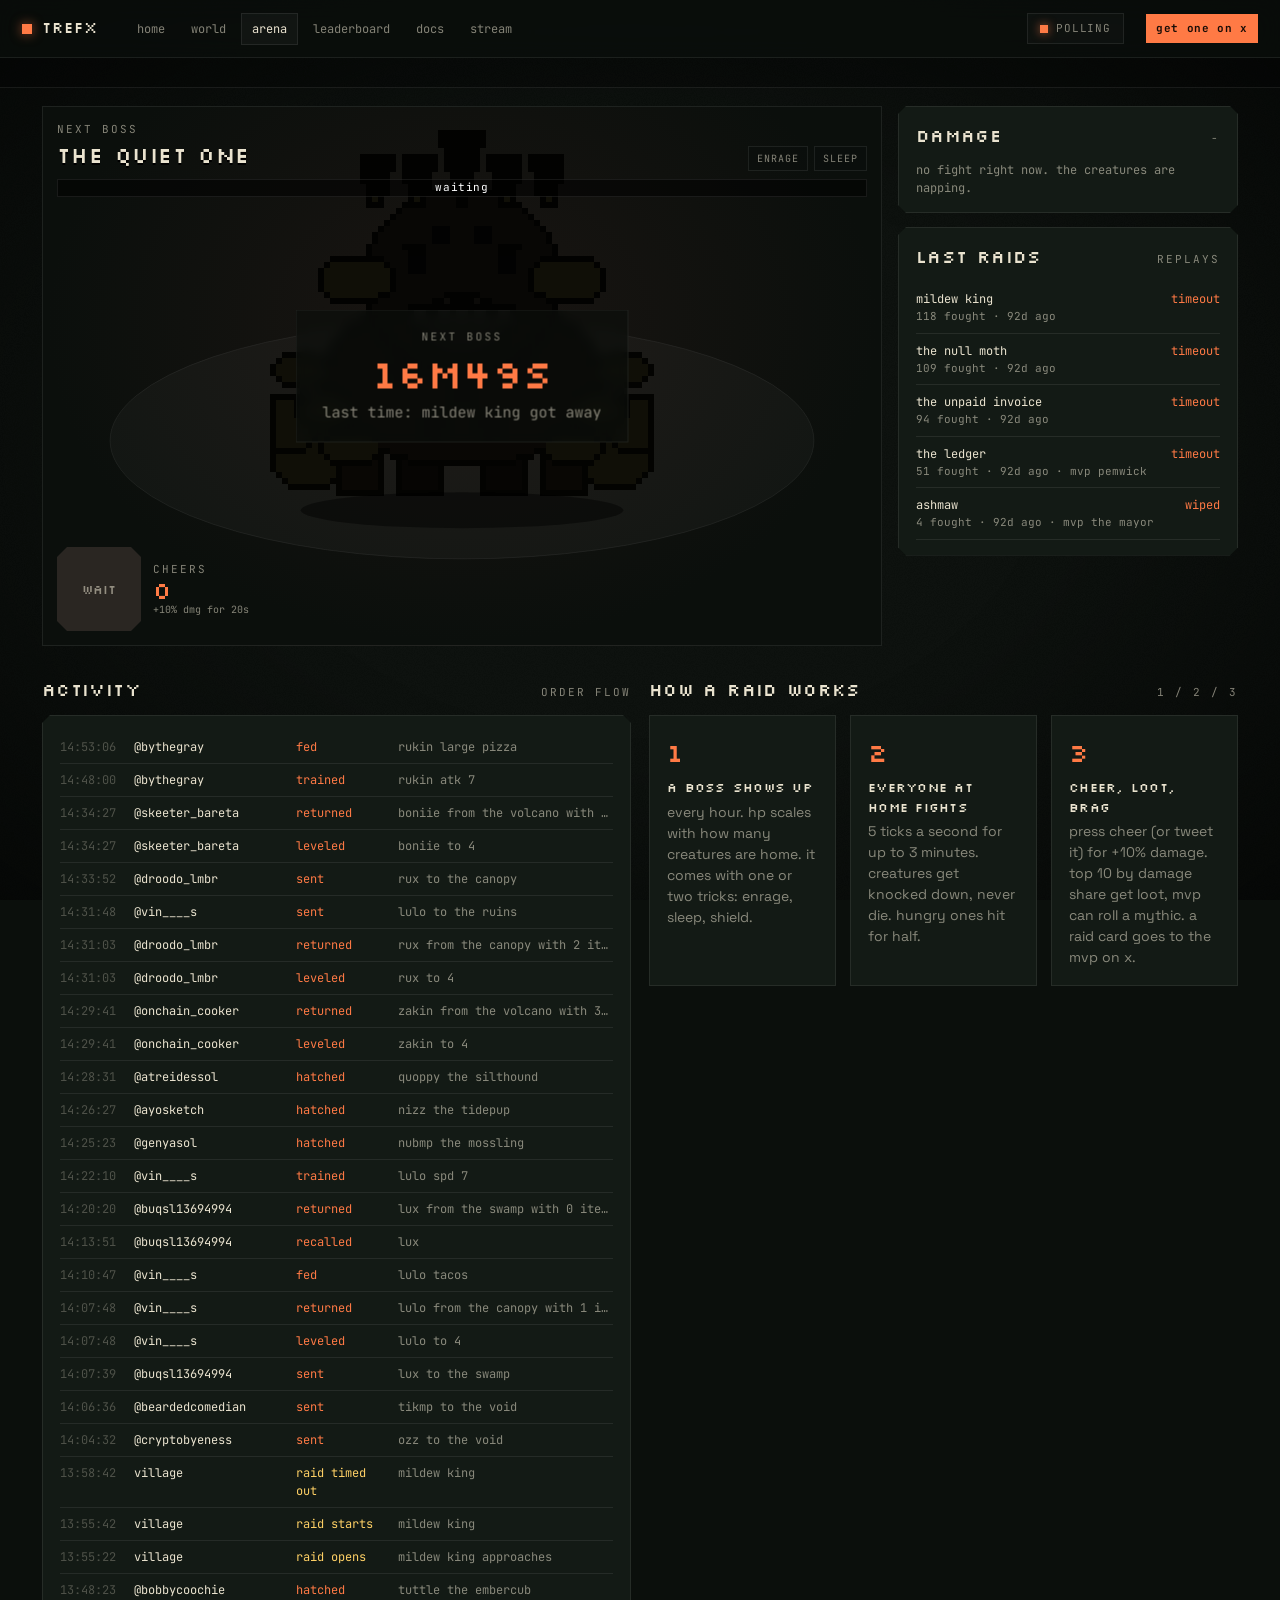
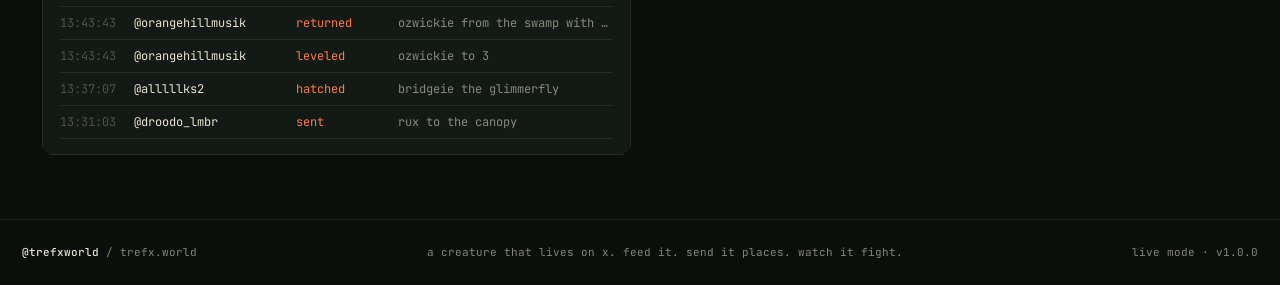
<file: arena/index.html>
<!doctype html>
<html lang="en">
<head>
<meta charset="utf-8">
<meta name="viewport" content="width=device-width, initial-scale=1">
<title>trefx / the arena</title>
<meta name="description" content="every hour a world boss shows up and every trefx at home fights it together, live.">
<link rel="icon" href="/favicon.svg" type="image/svg+xml">
<link rel="preconnect" href="https://fonts.googleapis.com"><link rel="preconnect" href="https://fonts.gstatic.com" crossorigin>
<link href="https://fonts.googleapis.com/css2?family=Silkscreen&family=Space+Grotesk:wght@400;500;700&family=JetBrains+Mono:wght@400;500&display=swap" rel="stylesheet">
<link rel="stylesheet" href="/css/site.css">
<link rel="stylesheet" href="/css/arena.css">
</head>
<body>
<div id="chrome-top"></div>
<main class="arena-wrap">
  <section class="stage">
    <canvas id="arena"></canvas>
    <div class="boss-bar">
      <div class="boss-head"><div><div class="eyebrow" id="bossEyebrow">world boss</div><h2 id="bossName">-</h2></div><div class="mechs" id="mechs"></div></div>
      <div class="hp"><i id="hpFill"></i><span id="hpText">-</span></div>
    </div>
    <div class="overlay" id="overlay"><div class="eyebrow" id="ovEyebrow">next boss</div><div class="big" id="countdown">-</div><div class="mono dim" id="ovSub">-</div></div>
    <div class="cheer">
      <button class="cheer-btn" id="cheerBtn"><span class="ring" id="cheerRing"></span><span class="lbl">cheer</span></button>
      <div class="cheer-meta"><div class="eyebrow">cheers</div><div class="val" id="cheerCount">0</div><div class="mono dim" style="font-size:10px">+10% dmg for 20s</div></div>
    </div>
  </section>
  <section class="side">
    <div class="panel cut">
      <div class="section-head" style="margin-top:0"><h2>damage</h2><span class="eyebrow" id="fighters">- fighting</span></div>
      <div id="board" class="board"></div>
    </div>
    <div class="panel cut" style="margin-top:14px">
      <div class="section-head" style="margin-top:0"><h2>last raids</h2><span class="eyebrow">replays</span></div>
      <div id="recent" class="recent"></div>
    </div>
  </section>
</main>
<section class="below wrap">
  <div class="grid two">
    <div><div class="section-head"><h2>activity</h2><span class="eyebrow">order flow</span></div><div class="feed panel cut" id="feed"></div></div>
    <div><div class="section-head"><h2>how a raid works</h2><span class="eyebrow">1 / 2 / 3</span></div>
      <div class="how">
        <div class="step"><div class="n">1</div><h3>a boss shows up</h3><p>every hour. hp scales with how many creatures are home. it comes with one or two tricks: enrage, sleep, shield.</p></div>
        <div class="step"><div class="n">2</div><h3>everyone at home fights</h3><p>5 ticks a second for up to 3 minutes. creatures get knocked down, never die. hungry ones hit for half.</p></div>
        <div class="step"><div class="n">3</div><h3>cheer, loot, brag</h3><p>press cheer (or tweet it) for +10% damage. top 10 by damage share get loot, mvp can roll a mythic. a raid card goes to the mvp on x.</p></div>
      </div>
    </div>
  </div>
</section>
<div id="chrome-bottom"></div>

<script src="/shared.js"></script>
<script src="/js/common.js"></script>
<script src="/js/arena-render.js"></script>
<script src="/js/arena.js"></script>
  <script src="/wallet.js"></script>
</body>
</html>
</file>
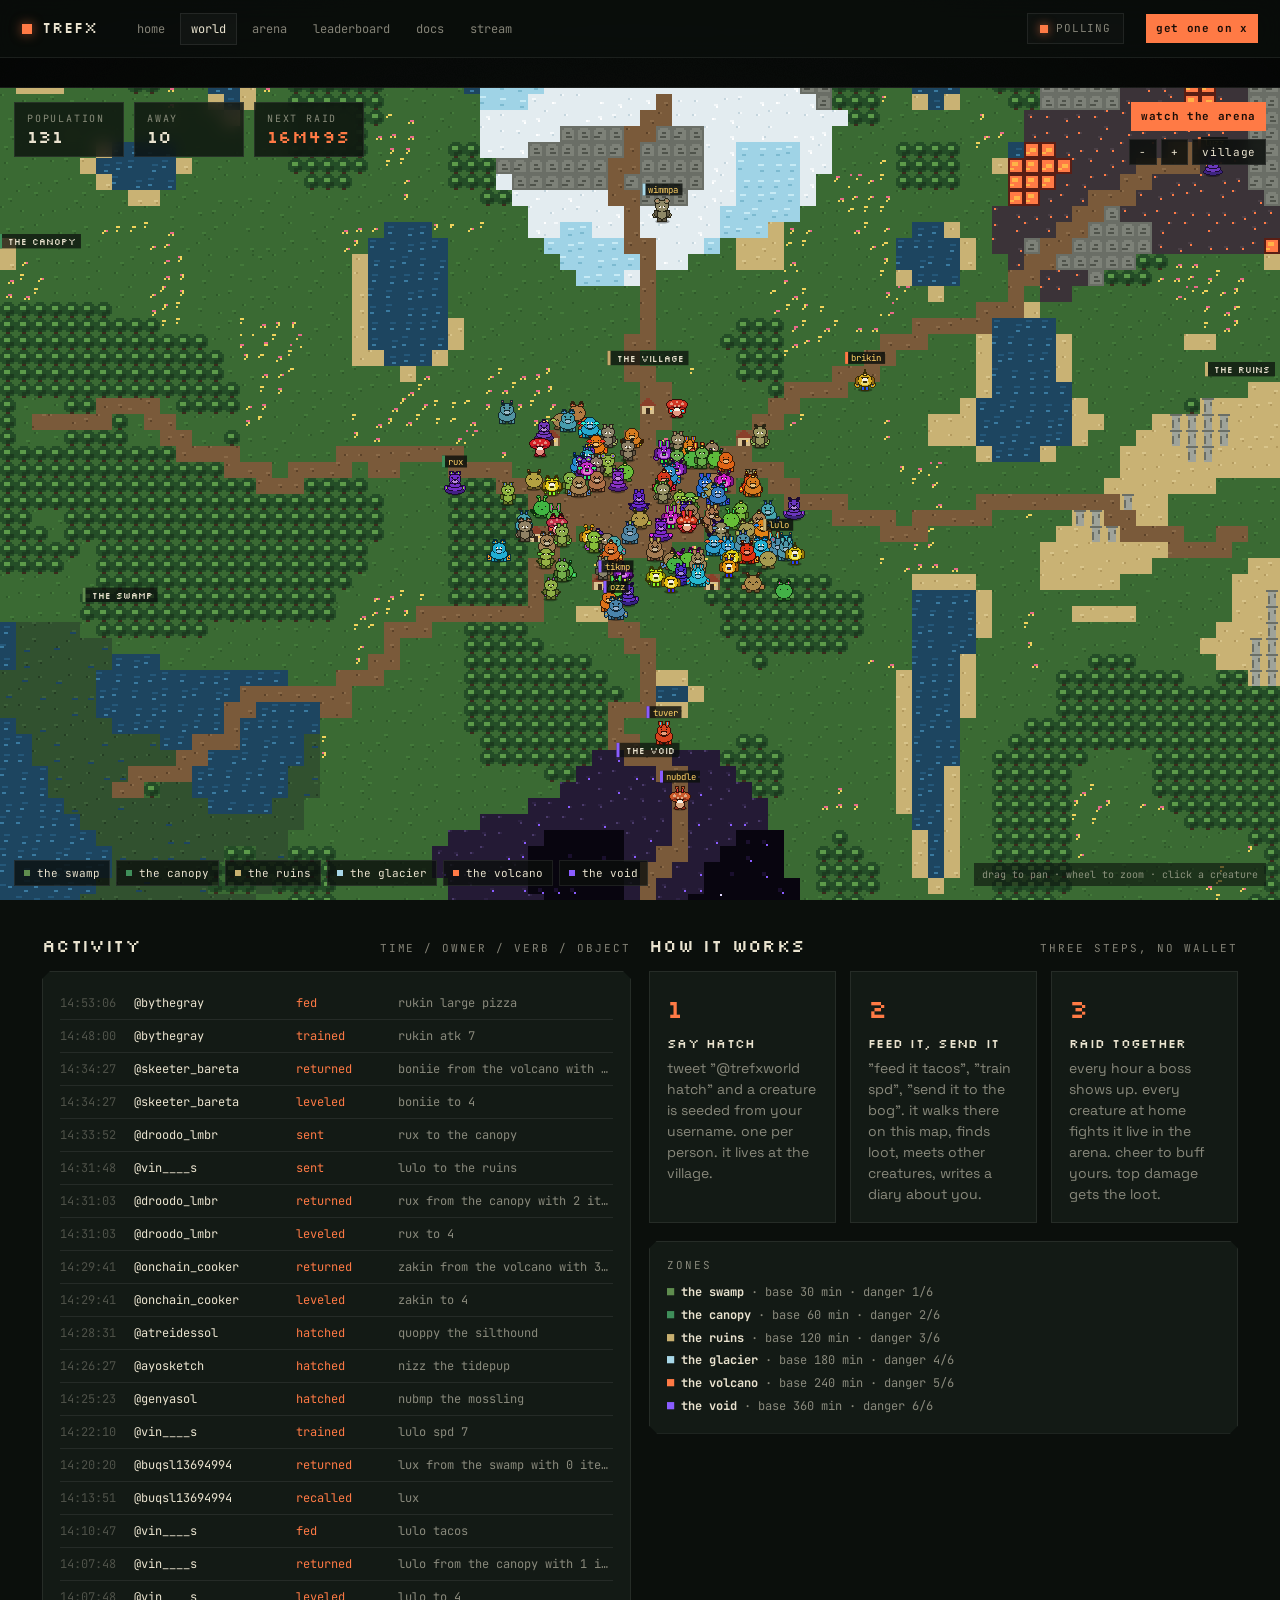
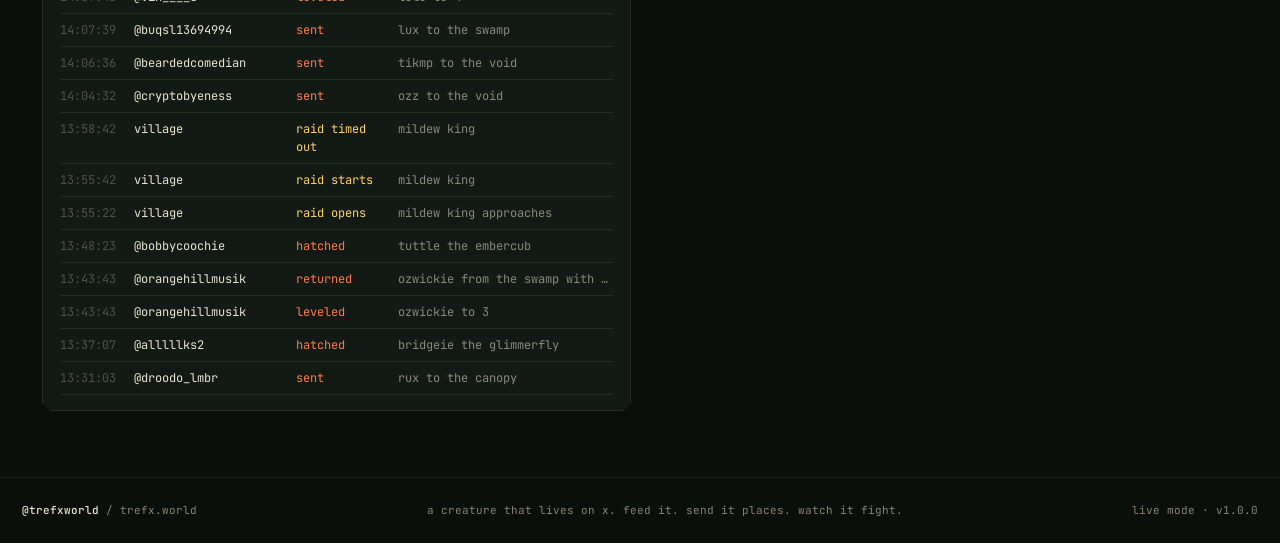
<file: world/index.html>
<!doctype html>
<html lang="en">
<head>
<meta charset="utf-8">
<meta name="viewport" content="width=device-width, initial-scale=1">
<title>trefx / the world map</title>
<meta name="description" content="talk to @trefxworld on x and you get a creature. feed it, send it on expeditions across a pixel world, watch it raid the hourly world boss live.">
<meta property="og:title" content="trefx / the world">
<meta property="og:description" content="a creature that lives on x. feed it. send it places. watch it fight.">
<link rel="icon" href="/favicon.svg" type="image/svg+xml">
<link rel="preconnect" href="https://fonts.googleapis.com"><link rel="preconnect" href="https://fonts.gstatic.com" crossorigin>
<link href="https://fonts.googleapis.com/css2?family=Silkscreen&family=Space+Grotesk:wght@400;500;700&family=JetBrains+Mono:wght@400;500&display=swap" rel="stylesheet">
<link rel="stylesheet" href="/css/site.css">
<style>
  .world { position: relative; height: calc(100vh - var(--header-h) - 30px); min-height: 420px; background: #07110c; overflow: hidden; }
  body.embed .world { height: 100vh; }
  #map { display: block; width: 100%; height: 100%; image-rendering: pixelated; image-rendering: crisp-edges; cursor: grab; touch-action: none; }
  #map.drag { cursor: grabbing; }
  .hud { position: absolute; top: 14px; left: 14px; display: flex; gap: 10px; flex-wrap: wrap; pointer-events: none; }
  .hud .stat { pointer-events: auto; background: rgba(11,15,12,.78); backdrop-filter: blur(8px); border: 1px solid var(--hair); padding: 8px 12px; min-width: 110px; }
  .hud .stat .eyebrow { font-size: 10px; }
  .hud .stat .val { font-family: var(--display); font-size: 18px; line-height: 1.2; }
  .hud .stat .val.ember { color: var(--ember); }
  .hud-right { position: absolute; top: 14px; right: 14px; display: flex; gap: 8px; flex-direction: column; align-items: flex-end; }
  .zoomer { display: flex; gap: 4px; } .zoomer .btn { background: rgba(11,15,12,.85); backdrop-filter: blur(6px); }
  .legend { position: absolute; left: 14px; bottom: 14px; display: flex; gap: 6px; flex-wrap: wrap; max-width: 60%; }
  .legend .chip { margin: 0; background: rgba(11,15,12,.78); cursor: pointer; }
  .legend .chip:hover { border-color: rgba(255,255,255,.25); }
  .hint { position: absolute; right: 14px; bottom: 14px; font-family: var(--mono); font-size: 10px; color: var(--dim); background: rgba(11,15,12,.6); padding: 4px 8px; }
  #arenaBtn.raidlive { background: #ff4d3d; border-color: #ff4d3d; animation: raidpulse 1s ease-in-out infinite; }
  @keyframes raidpulse { 0%, 100% { box-shadow: 0 0 0 0 rgba(255,77,61,.5); } 50% { box-shadow: 0 0 18px 4px rgba(255,77,61,.35); } }
  /* side panel */
  #panel { position: absolute; top: 0; right: 0; bottom: 0; width: 360px; max-width: 92vw; background: rgba(19,26,21,.94); backdrop-filter: blur(10px); border-left: 1px solid var(--hair); transform: translateX(105%); transition: transform .25s ease; overflow-y: auto; padding: 18px; z-index: 5; }
  #panel.open { transform: none; }
  #panel .close { position: absolute; top: 12px; right: 12px; }
  #panel .hero { display: flex; gap: 14px; align-items: flex-end; }
  #panel .hero canvas { image-rendering: pixelated; }
  #panel h2 { font-size: 20px; }
  #panel .row { margin-top: 14px; }
  #pActivity { font-family: var(--mono); font-size: 12px; color: var(--text); }
  #pDiary { font-size: 13px; color: var(--dim); font-style: italic; }
  @media (max-width: 720px) {
    .world { height: 62vh; }
    #panel { top: auto; height: 62%; width: 100%; max-width: none; border-left: 0; border-top: 1px solid var(--hair); transform: translateY(105%); }
    .hud .stat { min-width: 84px; padding: 6px 9px; } .hud .stat .val { font-size: 14px; }
    .legend { display: none; } .hint { display: none; }
    .hud-right { top: auto; bottom: 14px; flex-direction: row; align-items: center; }
  }
  .below { max-width: 1240px; margin: 0 auto; padding: 26px 22px; }
</style>
</head>
<body>
<div id="chrome-top"></div>
<main>
  <section class="world" id="world">
    <canvas id="map"></canvas>
    <div class="hud">
      <div class="stat"><div class="eyebrow">population</div><div class="val" id="pop">-</div></div>
      <div class="stat"><div class="eyebrow">away</div><div class="val" id="away">-</div></div>
      <div class="stat"><div class="eyebrow" id="raidLabel">next raid</div><div class="val ember" id="raidCd">-</div></div>
    </div>
    <div class="hud-right">
      <a class="btn primary small" href="/arena" id="arenaBtn">watch the arena</a>
      <div class="zoomer"><button class="btn small" id="zoomOut">-</button><button class="btn small" id="zoomIn">+</button><button class="btn small" id="zoomHome">village</button></div>
    </div>
    <div class="legend" id="legend"></div>
    <div class="hint">drag to pan · wheel to zoom · click a creature</div>
    <aside id="panel">
      <button class="btn small close" id="pClose">close</button>
      <div class="hero"><canvas id="pSprite"></canvas><div><div class="eyebrow" id="pSpecies">-</div><h2 id="pName">-</h2><div class="mono dim" id="pOwner">-</div></div></div>
      <div class="row"><div class="kv"><span>stage <b id="pStage">-</b></span><span>level <b id="pLevel">-</b></span></div><div class="bar"><i id="pXp" style="width:0"></i></div></div>
      <div class="row"><div class="kv"><span>hunger</span><b id="pHungerT">-</b></div><div class="bar green"><i id="pHunger" style="width:0"></i></div></div>
      <div class="row grid three" style="gap:8px">
        <div><div class="kv"><span>atk</span><b id="pAtk">-</b></div><div class="bar"><i id="pAtkB"></i></div></div>
        <div><div class="kv"><span>def</span><b id="pDef">-</b></div><div class="bar blue"><i id="pDefB"></i></div></div>
        <div><div class="kv"><span>spd</span><b id="pSpd">-</b></div><div class="bar purple"><i id="pSpdB"></i></div></div>
      </div>
      <div class="row"><div class="eyebrow">right now</div><div id="pActivity">-</div></div>
      <div class="row"><div class="eyebrow">traits</div><div id="pTraits"></div></div>
      <div class="row"><div class="eyebrow">last diary line</div><div id="pDiary">-</div></div>
      <div class="row" style="display:flex;gap:8px;flex-wrap:wrap"><button class="btn small" id="pWatch">watch</button><a class="btn small" id="pPage" href="#">creature page</a><button class="btn small" id="pCheer" hidden>cheer</button></div>
    </aside>
  </section>

  <section class="below">
    <div class="grid two">
      <div>
        <div class="section-head"><h2>activity</h2><span class="eyebrow">time / owner / verb / object</span></div>
        <div class="feed panel cut" id="feed"></div>
      </div>
      <div>
        <div class="section-head"><h2>how it works</h2><span class="eyebrow">three steps, no wallet</span></div>
        <div class="how">
          <div class="step"><div class="n">1</div><h3>say hatch</h3><p>tweet "@trefxworld hatch" and a creature is seeded from your username. one per person. it lives at the village.</p></div>
          <div class="step"><div class="n">2</div><h3>feed it, send it</h3><p>"feed it tacos", "train spd", "send it to the bog". it walks there on this map, finds loot, meets other creatures, writes a diary about you.</p></div>
          <div class="step"><div class="n">3</div><h3>raid together</h3><p>every hour a boss shows up. every creature at home fights it live in the arena. cheer to buff yours. top damage gets the loot.</p></div>
        </div>
        <div class="panel cut" style="margin-top:18px">
          <div class="eyebrow">zones</div>
          <div id="zones" class="mono" style="font-size:12px;margin-top:8px;line-height:1.9"></div>
        </div>
      </div>
    </div>
  </section>
</main>
<div id="chrome-bottom"></div>

<script src="/shared.js"></script>
<script src="/js/common.js"></script>
<script src="/js/world.js"></script>
  <script src="/wallet.js"></script>
</body>
</html>
</file>
<file: css/site.css>
/* trefx - hand written. deep moss, parchment, one ember. */
:root {
  --bg: #0b0f0c; --panel: #131a15; --panel-2: #182219; --text: #eae3cf; --dim: rgba(234, 227, 207, 0.55); --faint: rgba(234, 227, 207, 0.28);
  --hair: rgba(255, 255, 255, 0.08); --ember: #ff7a45; --ember-soft: rgba(255, 122, 69, 0.16); --gold: #ffd166;
  --common: #9aa39c; --rare: #5ba8ff; --epic: #b06bff; --mythic: #ffd166;
  --display: "Silkscreen", "Courier New", monospace; --body: "Space Grotesk", "Segoe UI", system-ui, sans-serif; --mono: "JetBrains Mono", Consolas, monospace;
  --cut: 8px; --header-h: 58px;
}
* { box-sizing: border-box; }
html, body { margin: 0; padding: 0; background: var(--bg); color: var(--text); font-family: var(--body); font-size: 15px; line-height: 1.5; -webkit-font-smoothing: antialiased; }
body { min-height: 100vh; position: relative; overflow-x: hidden; }
body::before { content: ""; position: fixed; inset: 0; pointer-events: none; z-index: 0; opacity: .5;
  background-image: url("data:image/svg+xml;utf8,<svg xmlns='http://www.w3.org/2000/svg' width='160' height='160'><filter id='n'><feTurbulence type='fractalNoise' baseFrequency='.9' numOctaves='2' stitchTiles='stitch'/><feColorMatrix values='0 0 0 0 1 0 0 0 0 1 0 0 0 0 1 0 0 0 .05 0'/></filter><rect width='160' height='160' filter='url(%23n)'/></svg>"); }
body::after { content: ""; position: fixed; inset: 0; pointer-events: none; z-index: 0; background: radial-gradient(ellipse at center, rgba(0,0,0,0) 45%, rgba(0,0,0,.55) 100%); }
body > * { position: relative; z-index: 1; }
a { color: inherit; text-decoration: none; }
a:hover { color: var(--ember); }
h1, h2, h3 { font-family: var(--display); font-weight: 400; letter-spacing: .02em; margin: 0; }
h1 { font-size: 28px; } h2 { font-size: 18px; } h3 { font-size: 14px; }
p { margin: 0 0 10px; }
.eyebrow { font-family: var(--mono); font-size: 11px; letter-spacing: .18em; text-transform: uppercase; color: var(--dim); }
.mono { font-family: var(--mono); }
.dim { color: var(--dim); }
.ember { color: var(--ember); }
.gold { color: var(--gold); }
.cut { clip-path: polygon(var(--cut) 0, calc(100% - var(--cut)) 0, 100% var(--cut), 100% calc(100% - var(--cut)), calc(100% - var(--cut)) 100%, var(--cut) 100%, 0 calc(100% - var(--cut)), 0 var(--cut)); }
.panel { background: var(--panel); border: 1px solid var(--hair); padding: 16px 18px; position: relative; }
.panel.cut { border: 0; box-shadow: inset 0 0 0 1px var(--hair); }
.hairline { height: 1px; background: var(--hair); border: 0; margin: 0; }

/* header */
.site-header { position: sticky; top: 0; z-index: 50; height: var(--header-h); display: flex; align-items: center; gap: 22px; padding: 0 22px; background: rgba(11, 15, 12, 0.72); backdrop-filter: blur(12px); -webkit-backdrop-filter: blur(12px); border-bottom: 1px solid var(--hair); }
.logo { display: flex; align-items: center; gap: 10px; font-family: var(--display); font-size: 15px; letter-spacing: .06em; }
.logo .px { width: 10px; height: 10px; background: var(--ember); box-shadow: 0 0 12px rgba(255, 122, 69, .6); }
.nav { display: flex; gap: 4px; margin-left: 6px; }
.nav a { font-family: var(--mono); font-size: 12px; padding: 6px 10px; color: var(--dim); border: 1px solid transparent; }
.nav a:hover { color: var(--text); }
.nav a.active { color: var(--text); border-color: var(--hair); background: rgba(255,255,255,.03); }
.spacer { flex: 1; }
.pill { display: inline-flex; align-items: center; gap: 8px; font-family: var(--mono); font-size: 11px; letter-spacing: .08em; text-transform: uppercase; color: var(--dim); padding: 6px 12px; border: 1px solid var(--hair); background: rgba(255,255,255,.02); }
.dot { width: 8px; height: 8px; background: var(--ember); box-shadow: 0 0 10px rgba(255,122,69,.7); animation: pulse 1.6s ease-in-out infinite; }
.dot.off { background: #555; box-shadow: none; animation: none; }
@keyframes pulse { 0%, 100% { opacity: 1; transform: scale(1); } 50% { opacity: .55; transform: scale(.8); } }
.btn { display: inline-flex; align-items: center; gap: 8px; font-family: var(--mono); font-size: 12px; letter-spacing: .06em; padding: 9px 14px; border: 1px solid var(--hair); background: rgba(255,255,255,.03); color: var(--text); cursor: pointer; transition: transform .12s ease, background .12s ease, border-color .12s ease; }
.btn:hover { transform: translateY(-1px); border-color: rgba(255,255,255,.2); color: var(--text); }
.btn.primary { background: var(--ember); border-color: var(--ember); color: #1a0d07; font-weight: 700; }
.btn.primary:hover { background: #ff8f62; }
.btn:disabled { opacity: .5; cursor: default; transform: none; }
.btn.small { padding: 5px 9px; font-size: 11px; }
input, select, textarea { font-family: var(--mono); font-size: 13px; color: var(--text); background: rgba(0,0,0,.35); border: 1px solid var(--hair); padding: 9px 11px; outline: none; }
input:focus, select:focus, textarea:focus { border-color: rgba(255,122,69,.6); }

/* ticker */
.ticker { position: relative; overflow: hidden; height: 30px; border-bottom: 1px solid var(--hair); background: rgba(0,0,0,.25); font-family: var(--mono); font-size: 11px; color: var(--dim); }
.ticker .track { position: absolute; white-space: nowrap; display: flex; gap: 40px; animation: ticker 60s linear infinite; line-height: 30px; padding-left: 100%; }
.ticker .track span b { color: var(--text); font-weight: 500; }
.ticker .track span i { color: var(--ember); font-style: normal; }
@keyframes ticker { from { transform: translateX(0); } to { transform: translateX(-100%); } }

/* layout */
.wrap { max-width: 1240px; margin: 0 auto; padding: 24px 22px; }
.grid { display: grid; gap: 18px; }
.grid.two { grid-template-columns: 1fr 1fr; }
.grid.three { grid-template-columns: repeat(3, 1fr); }
.grid.four { grid-template-columns: repeat(4, 1fr); }
@media (max-width: 900px) { .grid.two, .grid.three, .grid.four { grid-template-columns: 1fr; } }
.section-head { display: flex; align-items: baseline; justify-content: space-between; gap: 16px; margin: 6px 0 12px; }

/* how it works strip */
.how { display: grid; grid-template-columns: repeat(3, 1fr); gap: 14px; }
.how .step { padding: 18px; background: var(--panel); box-shadow: inset 0 0 0 1px var(--hair); animation: rise .6s ease both; }
.how .step:nth-child(2) { animation-delay: .12s; } .how .step:nth-child(3) { animation-delay: .24s; }
.how .n { font-family: var(--display); font-size: 26px; color: var(--ember); }
.how h3 { margin: 6px 0 4px; font-size: 13px; }
.how p { color: var(--dim); font-size: 14px; margin: 0; }
@keyframes rise { from { opacity: 0; transform: translateY(10px); } to { opacity: 1; transform: none; } }
@media (max-width: 760px) { .how { grid-template-columns: 1fr; } }

/* activity feed (order flow) */
.feed { font-family: var(--mono); font-size: 12px; }
.feed .row { display: grid; grid-template-columns: 62px 150px 90px 1fr; gap: 12px; padding: 7px 0; border-bottom: 1px solid var(--hair); align-items: baseline; animation: rise .4s ease both; }
.feed .row .t { color: var(--faint); }
.feed .row .h { color: var(--text); overflow: hidden; text-overflow: ellipsis; white-space: nowrap; }
.feed .row .v { color: var(--ember); }
.feed .row .o { color: var(--dim); overflow: hidden; text-overflow: ellipsis; white-space: nowrap; }
.feed .row.raid .v { color: var(--gold); }
@media (max-width: 640px) { .feed .row { grid-template-columns: 50px 1fr; } .feed .row .o { grid-column: 1 / -1; } }

/* chips */
.chip { display: inline-flex; align-items: center; gap: 7px; font-family: var(--mono); font-size: 11px; padding: 4px 9px; border: 1px solid var(--hair); background: rgba(255,255,255,.03); margin: 0 6px 6px 0; }
.chip::before { content: ""; width: 6px; height: 6px; background: var(--common); }
.chip.rare::before { background: var(--rare); } .chip.epic::before { background: var(--epic); } .chip.mythic::before { background: var(--mythic); } .chip.trait::before { background: var(--ember); }
.chip.zone::before { background: var(--zone, var(--dim)); }

/* bars */
.bar { height: 8px; background: rgba(255,255,255,.06); position: relative; overflow: hidden; }
.bar > i { position: absolute; left: 0; top: 0; bottom: 0; background: var(--ember); transition: width .3s ease; }
.bar.blue > i { background: var(--rare); } .bar.purple > i { background: var(--epic); } .bar.gold > i { background: var(--gold); } .bar.green > i { background: #5f8d4e; }
.kv { display: flex; justify-content: space-between; font-family: var(--mono); font-size: 12px; color: var(--dim); margin-bottom: 4px; }
.kv b { color: var(--text); font-weight: 500; }

/* tables */
table.tbl { width: 100%; border-collapse: collapse; font-family: var(--mono); font-size: 12px; }
table.tbl th { text-align: left; font-weight: 400; color: var(--dim); letter-spacing: .12em; text-transform: uppercase; font-size: 10px; padding: 8px 8px; border-bottom: 1px solid var(--hair); }
table.tbl td { padding: 8px; border-bottom: 1px solid var(--hair); vertical-align: middle; }
table.tbl tr:hover td { background: rgba(255,255,255,.02); }
.sprite-thumb { image-rendering: pixelated; vertical-align: middle; }

/* footer */
.site-footer { margin-top: 40px; padding: 24px 22px; border-top: 1px solid var(--hair); display: flex; justify-content: space-between; gap: 16px; font-family: var(--mono); font-size: 11px; color: var(--dim); flex-wrap: wrap; }
.site-footer b { color: var(--text); font-weight: 500; }

/* toast */
.toast { position: fixed; left: 50%; bottom: 24px; transform: translateX(-50%); background: var(--panel); border: 1px solid var(--hair); padding: 10px 14px; font-family: var(--mono); font-size: 12px; z-index: 100; opacity: 0; transition: opacity .2s; pointer-events: none; }
.toast.show { opacity: 1; }

/* mobile */
@media (max-width: 720px) {
  .nav { display: none; }
  .site-header { gap: 10px; padding: 0 14px; }
  .wrap { padding: 16px 14px; }
  .pill .label { display: none; }
}
.hide-mobile { display: initial; } @media (max-width: 720px) { .hide-mobile { display: none !important; } }
body.embed .site-header, body.embed .site-footer, body.embed .ticker, body.embed .below { display: none !important; }
</file>
<file: css/arena.css>
.arena-wrap { display: grid; grid-template-columns: 1fr 340px; gap: 16px; max-width: 1240px; margin: 0 auto; padding: 18px 22px 0; }
.stage { position: relative; background: radial-gradient(ellipse at 50% 40%, #1a1512 0%, #0b0f0c 70%); border: 1px solid var(--hair); min-height: 540px; overflow: hidden; }
body.embed .arena-wrap { grid-template-columns: 1fr; padding: 0; max-width: none; } body.embed .stage { height: 100vh; min-height: 0; border: 0; } body.embed .side { display: none; }
#arena { display: block; width: 100%; height: 100%; position: absolute; inset: 0; image-rendering: pixelated; }
.boss-bar { position: absolute; top: 14px; left: 14px; right: 14px; pointer-events: none; }
.boss-head { display: flex; justify-content: space-between; align-items: flex-end; gap: 12px; margin-bottom: 8px; }
.boss-head h2 { font-size: 22px; text-shadow: 0 2px 0 #000; }
.mechs { display: flex; gap: 6px; flex-wrap: wrap; justify-content: flex-end; }
.mech { font-family: var(--mono); font-size: 10px; letter-spacing: .1em; text-transform: uppercase; padding: 4px 8px; border: 1px solid var(--hair); background: rgba(11,15,12,.7); color: var(--dim); }
.mech.on { color: var(--ember); border-color: rgba(255,122,69,.6); background: rgba(255,122,69,.12); }
.mech.broken { text-decoration: line-through; opacity: .5; }
.hp { position: relative; height: 18px; background: rgba(0,0,0,.55); border: 1px solid var(--hair); overflow: hidden; }
.hp > i { position: absolute; left: 0; top: 0; bottom: 0; background: linear-gradient(90deg, #ff7a45, #ffb347); transition: width .2s linear; box-shadow: 0 0 14px rgba(255,122,69,.5); }
.hp > span { position: absolute; inset: 0; display: flex; align-items: center; justify-content: center; font-family: var(--mono); font-size: 11px; color: #fff; text-shadow: 0 1px 0 #000; letter-spacing: .06em; }
.overlay { position: absolute; left: 50%; top: 50%; transform: translate(-50%, -50%); text-align: center; pointer-events: none; padding: 18px 26px; background: rgba(11,15,12,.65); backdrop-filter: blur(6px); border: 1px solid var(--hair); display: none; }
.overlay.show { display: block; }
.overlay .big { font-family: var(--display); font-size: 40px; color: var(--ember); line-height: 1.1; margin: 6px 0; }
.cheer { position: absolute; left: 14px; bottom: 14px; display: flex; align-items: center; gap: 12px; }
.cheer-btn { position: relative; width: 84px; height: 84px; border: 0; background: var(--ember); color: #1a0d07; font-family: var(--display); font-size: 13px; cursor: pointer; clip-path: polygon(10px 0, calc(100% - 10px) 0, 100% 10px, 100% calc(100% - 10px), calc(100% - 10px) 100%, 10px 100%, 0 calc(100% - 10px), 0 10px); transition: transform .1s; box-shadow: 0 0 24px rgba(255,122,69,.35); }
.cheer-btn:hover { transform: translateY(-2px); }
.cheer-btn:active { transform: scale(.96); }
.cheer-btn:disabled { background: #2a2622; color: var(--dim); box-shadow: none; cursor: default; }
.cheer-btn .ring { position: absolute; inset: 0; background: conic-gradient(rgba(0,0,0,.45) calc(var(--p, 0) * 1%), transparent 0); pointer-events: none; }
.cheer-btn .lbl { position: relative; }
.cheer-meta .val { font-family: var(--display); font-size: 24px; color: var(--ember); line-height: 1; }
.board .brow { display: grid; grid-template-columns: 26px 36px 1fr 70px; gap: 8px; align-items: center; padding: 5px 0; border-bottom: 1px solid var(--hair); font-family: var(--mono); font-size: 12px; }
.board .brow .rank { color: var(--faint); }
.board .brow .name { overflow: hidden; text-overflow: ellipsis; white-space: nowrap; }
.board .brow .name small { color: var(--dim); }
.board .brow .dmg { text-align: right; color: var(--text); }
.board .brow.mvp .dmg { color: var(--gold); }
.board .brow.downed { opacity: .45; }
.board .brow .bar { height: 3px; margin-top: 3px; }
.board canvas { image-rendering: pixelated; display: block; }
.recent .r { display: grid; grid-template-columns: 1fr auto; gap: 8px; padding: 8px 0; border-bottom: 1px solid var(--hair); font-family: var(--mono); font-size: 12px; }
.recent .r .who { color: var(--text); }
.recent .r .who small { color: var(--dim); display: block; font-size: 11px; }
.recent .r .st { color: var(--ember); text-align: right; }
.recent .r .st.won { color: #7ad08a; }
@media (max-width: 960px) { .arena-wrap { grid-template-columns: 1fr; } .stage { min-height: 420px; } .overlay .big { font-size: 28px; } .boss-head h2 { font-size: 16px; } }
</file>
